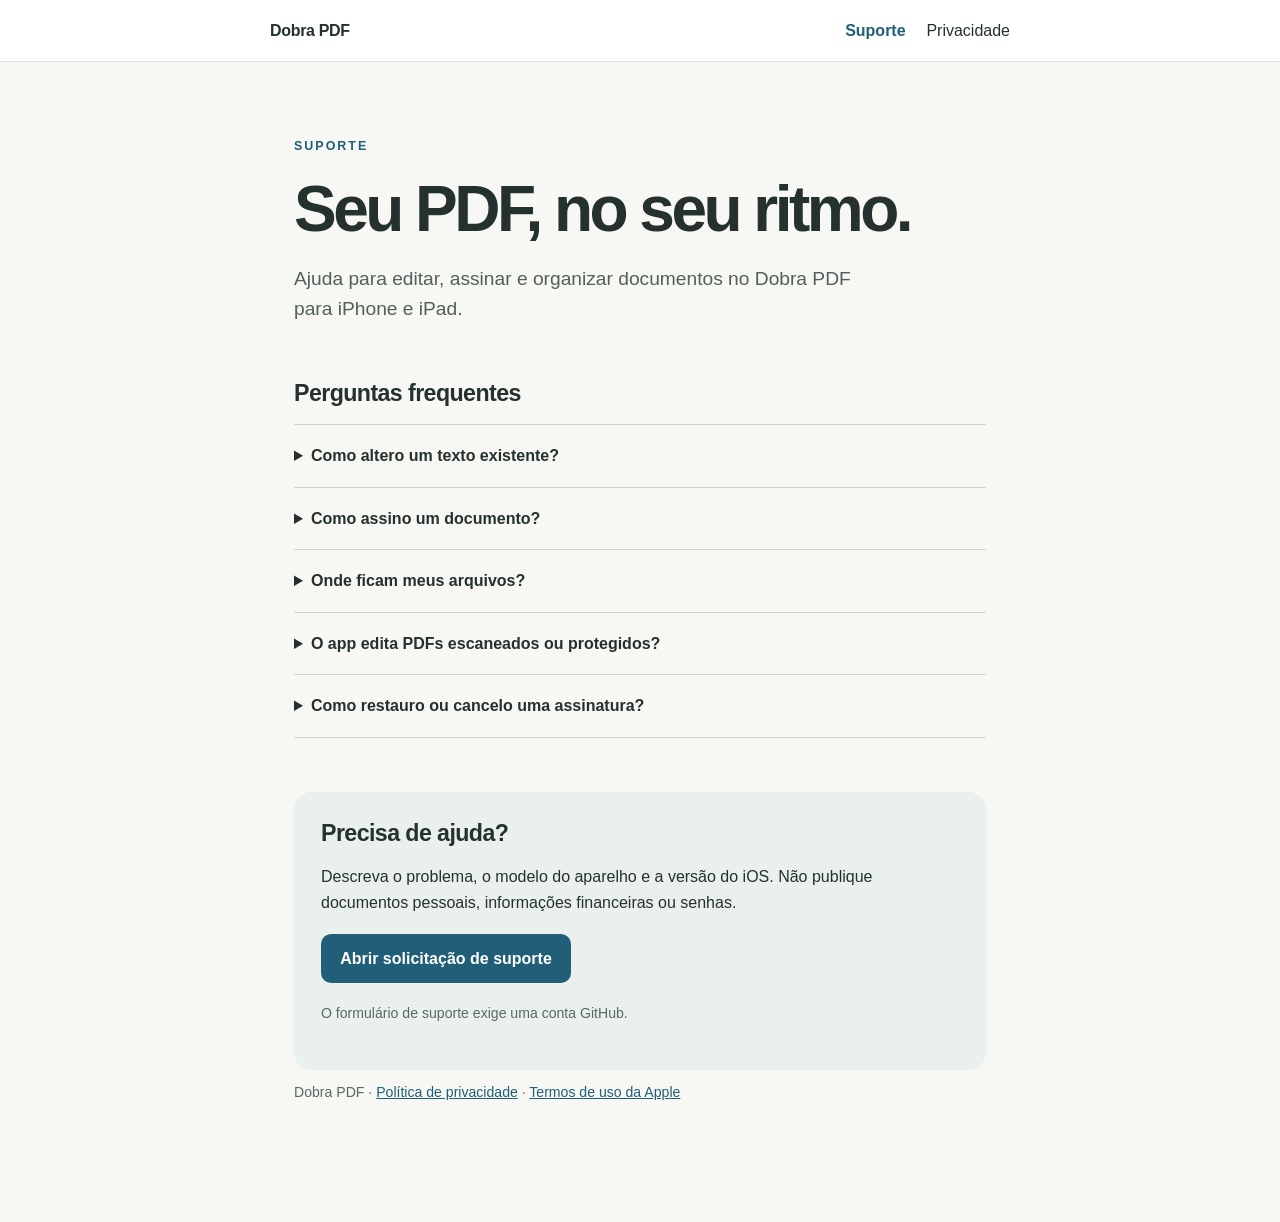
<file: index.html>
<!doctype html>
<html lang="pt-BR">
<meta charset="utf-8">
<meta name="viewport" content="width=device-width, initial-scale=1">
<meta name="color-scheme" content="light">
<title>Dobra PDF — Suporte</title>
<link rel="stylesheet" href="style.css">
<header><span class="brand">Dobra PDF</span><nav><a aria-current="page" href="index.html">Suporte</a><a href="privacidade.html">Privacidade</a></nav></header>
<main>
  <p class="eyebrow">SUPORTE</p>
  <h1>Seu PDF, no seu ritmo.</h1>
  <p class="lead">Ajuda para editar, assinar e organizar documentos no Dobra PDF para iPhone e iPad.</p>
  <section aria-labelledby="help"><h2 id="help">Perguntas frequentes</h2>
    <details><summary>Como altero um texto existente?</summary><p>Abra um PDF com texto selecionável, toque em uma linha, digite o novo texto e aplique. Revise o resultado antes de compartilhar: fontes complexas podem ser substituídas.</p></details>
    <details><summary>Como assino um documento?</summary><p>Na barra de edição, escolha Assinar, desenhe e posicione a assinatura. Ela é uma anotação visual; não constitui assinatura digital certificada.</p></details>
    <details><summary>Onde ficam meus arquivos?</summary><p>O Dobra mantém uma cópia do PDF e suas alterações no aparelho. Ao importar, o original é preservado na biblioteca. Exporte uma cópia antes de apagar o aplicativo, pois a biblioteca local poderá ser removida com ele.</p></details>
    <details><summary>O app edita PDFs escaneados ou protegidos?</summary><p>PDFs escaneados sem texto selecionável precisam de OCR, ainda indisponível. PDFs protegidos ou assinados digitalmente não podem ser editados nesta versão.</p></details>
    <details><summary>Como restauro ou cancelo uma assinatura?</summary><p>Use “Restaurar compras” no Dobra para recuperar o acesso do seu Apple ID. Para gerenciar ou cancelar, abra Ajustes no iPhone ou iPad, toque no seu nome e em Assinaturas.</p></details>
  </section>
  <section class="contact" aria-labelledby="contact"><h2 id="contact">Precisa de ajuda?</h2><p>Descreva o problema, o modelo do aparelho e a versão do iOS. Não publique documentos pessoais, informações financeiras ou senhas.</p><p><a class="button" href="https://github.com/charliba/dobra-pdf-support/issues/new">Abrir solicitação de suporte</a></p><p class="small">O formulário de suporte exige uma conta GitHub.</p></section>
  <p class="small">Dobra PDF · <a href="privacidade.html">Política de privacidade</a> · <a href="https://www.apple.com/legal/internet-services/itunes/dev/stdeula/">Termos de uso da Apple</a></p>
</main>
</html>
</file>
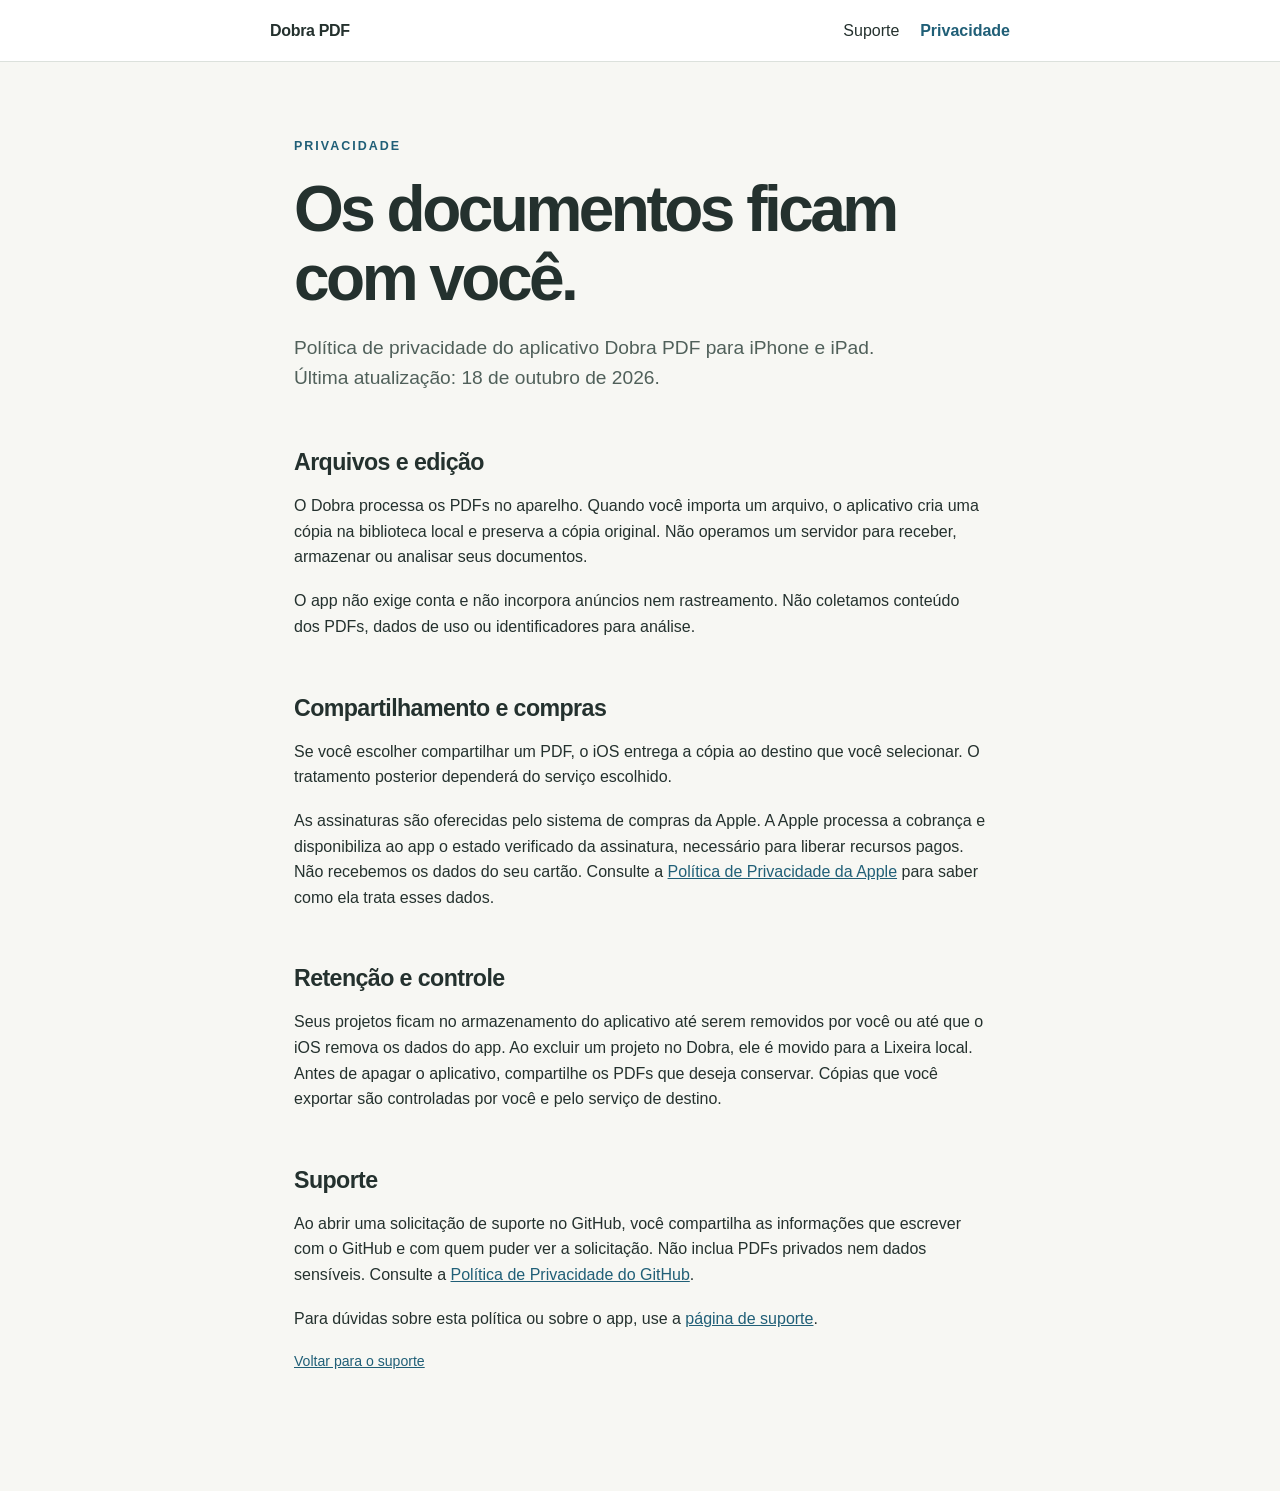
<file: privacidade.html>
<!doctype html>
<html lang="pt-BR">
<meta charset="utf-8">
<meta name="viewport" content="width=device-width, initial-scale=1">
<meta name="color-scheme" content="light">
<title>Dobra PDF — Privacidade</title>
<link rel="stylesheet" href="style.css">
<header><span class="brand">Dobra PDF</span><nav><a href="index.html">Suporte</a><a aria-current="page" href="privacidade.html">Privacidade</a></nav></header>
<main>
  <p class="eyebrow">PRIVACIDADE</p>
  <h1>Os documentos ficam com você.</h1>
  <p class="lead">Política de privacidade do aplicativo Dobra PDF para iPhone e iPad. Última atualização: 18 de outubro de 2026.</p>
  <section><h2>Arquivos e edição</h2><p>O Dobra processa os PDFs no aparelho. Quando você importa um arquivo, o aplicativo cria uma cópia na biblioteca local e preserva a cópia original. Não operamos um servidor para receber, armazenar ou analisar seus documentos.</p><p>O app não exige conta e não incorpora anúncios nem rastreamento. Não coletamos conteúdo dos PDFs, dados de uso ou identificadores para análise.</p></section>
  <section><h2>Compartilhamento e compras</h2><p>Se você escolher compartilhar um PDF, o iOS entrega a cópia ao destino que você selecionar. O tratamento posterior dependerá do serviço escolhido.</p><p>As assinaturas são oferecidas pelo sistema de compras da Apple. A Apple processa a cobrança e disponibiliza ao app o estado verificado da assinatura, necessário para liberar recursos pagos. Não recebemos os dados do seu cartão. Consulte a <a href="https://www.apple.com/legal/privacy/">Política de Privacidade da Apple</a> para saber como ela trata esses dados.</p></section>
  <section><h2>Retenção e controle</h2><p>Seus projetos ficam no armazenamento do aplicativo até serem removidos por você ou até que o iOS remova os dados do app. Ao excluir um projeto no Dobra, ele é movido para a Lixeira local. Antes de apagar o aplicativo, compartilhe os PDFs que deseja conservar. Cópias que você exportar são controladas por você e pelo serviço de destino.</p></section>
  <section><h2>Suporte</h2><p>Ao abrir uma solicitação de suporte no GitHub, você compartilha as informações que escrever com o GitHub e com quem puder ver a solicitação. Não inclua PDFs privados nem dados sensíveis. Consulte a <a href="https://docs.github.com/site-policy/privacy-policies/github-general-privacy-statement">Política de Privacidade do GitHub</a>.</p><p>Para dúvidas sobre esta política ou sobre o app, use a <a href="index.html#contact">página de suporte</a>.</p></section>
  <p class="small"><a href="index.html">Voltar para o suporte</a></p>
</main>
</html>
</file>
<file: style.css>
:root{font-family:-apple-system,BlinkMacSystemFont,"Segoe UI",sans-serif;color:#24312e;background:#f7f7f3;line-height:1.6}*{box-sizing:border-box}body{margin:0}a{color:#205f77}a:hover{text-decoration-thickness:2px}header{display:flex;align-items:center;justify-content:space-between;gap:1rem;padding:1.1rem max(24px,calc((100vw - 740px)/2));border-bottom:1px solid #dce1dc;background:#fff}.brand{font-weight:750;letter-spacing:-.02em}nav{display:flex;gap:1.3rem}nav a{color:inherit;text-decoration:none}nav a[aria-current]{color:#205f77;font-weight:700}main{max-width:740px;margin:auto;padding:64px 24px 100px}.eyebrow{font-size:.78rem;font-weight:750;letter-spacing:.16em;color:#205f77}h1{font-size:clamp(2.4rem,7vw,4rem);line-height:1.08;letter-spacing:-.055em;margin:.45rem 0 1.2rem}h2{font-size:1.45rem;line-height:1.25;letter-spacing:-.025em;margin:0 0 1rem}.lead{font-size:1.2rem;color:#50605a;max-width:600px}section{margin-top:54px}p{margin:.7rem 0 1.15rem}details{border-top:1px solid #cbd5d0;padding:18px 0}details:last-child{border-bottom:1px solid #cbd5d0}summary{font-weight:650;cursor:pointer}summary:focus-visible,a:focus-visible{outline:3px solid #205f77;outline-offset:3px}details p{color:#50605a}.contact{padding:27px;border-radius:18px;background:#e9f0ee}.button{display:inline-block;padding:.75rem 1.2rem;border-radius:10px;background:#205f77;color:#fff;text-decoration:none;font-weight:700}.button:hover{background:#174b5e}.small{font-size:.88rem;color:#5a6963}@media(max-width:520px){header{padding:16px 24px}main{padding-top:45px}nav{gap:.75rem}nav a{font-size:.91rem}}
</file>
